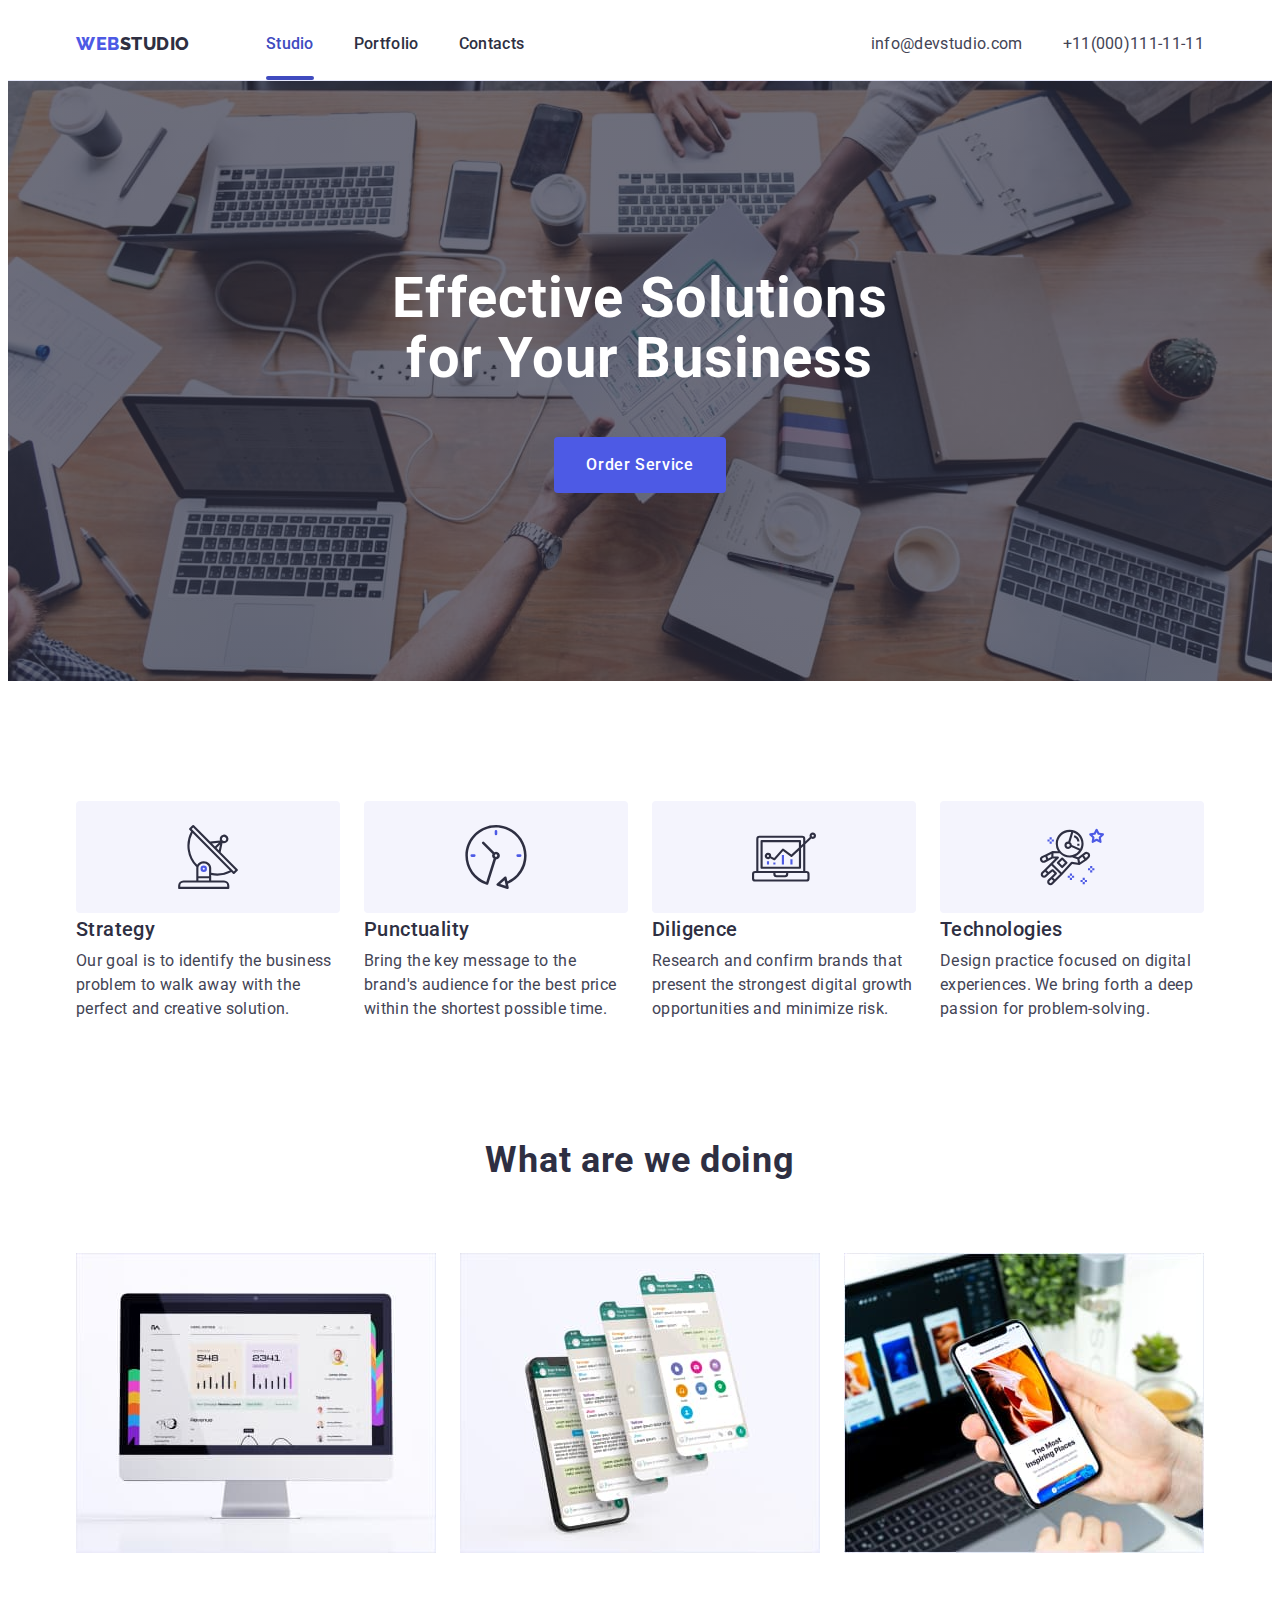
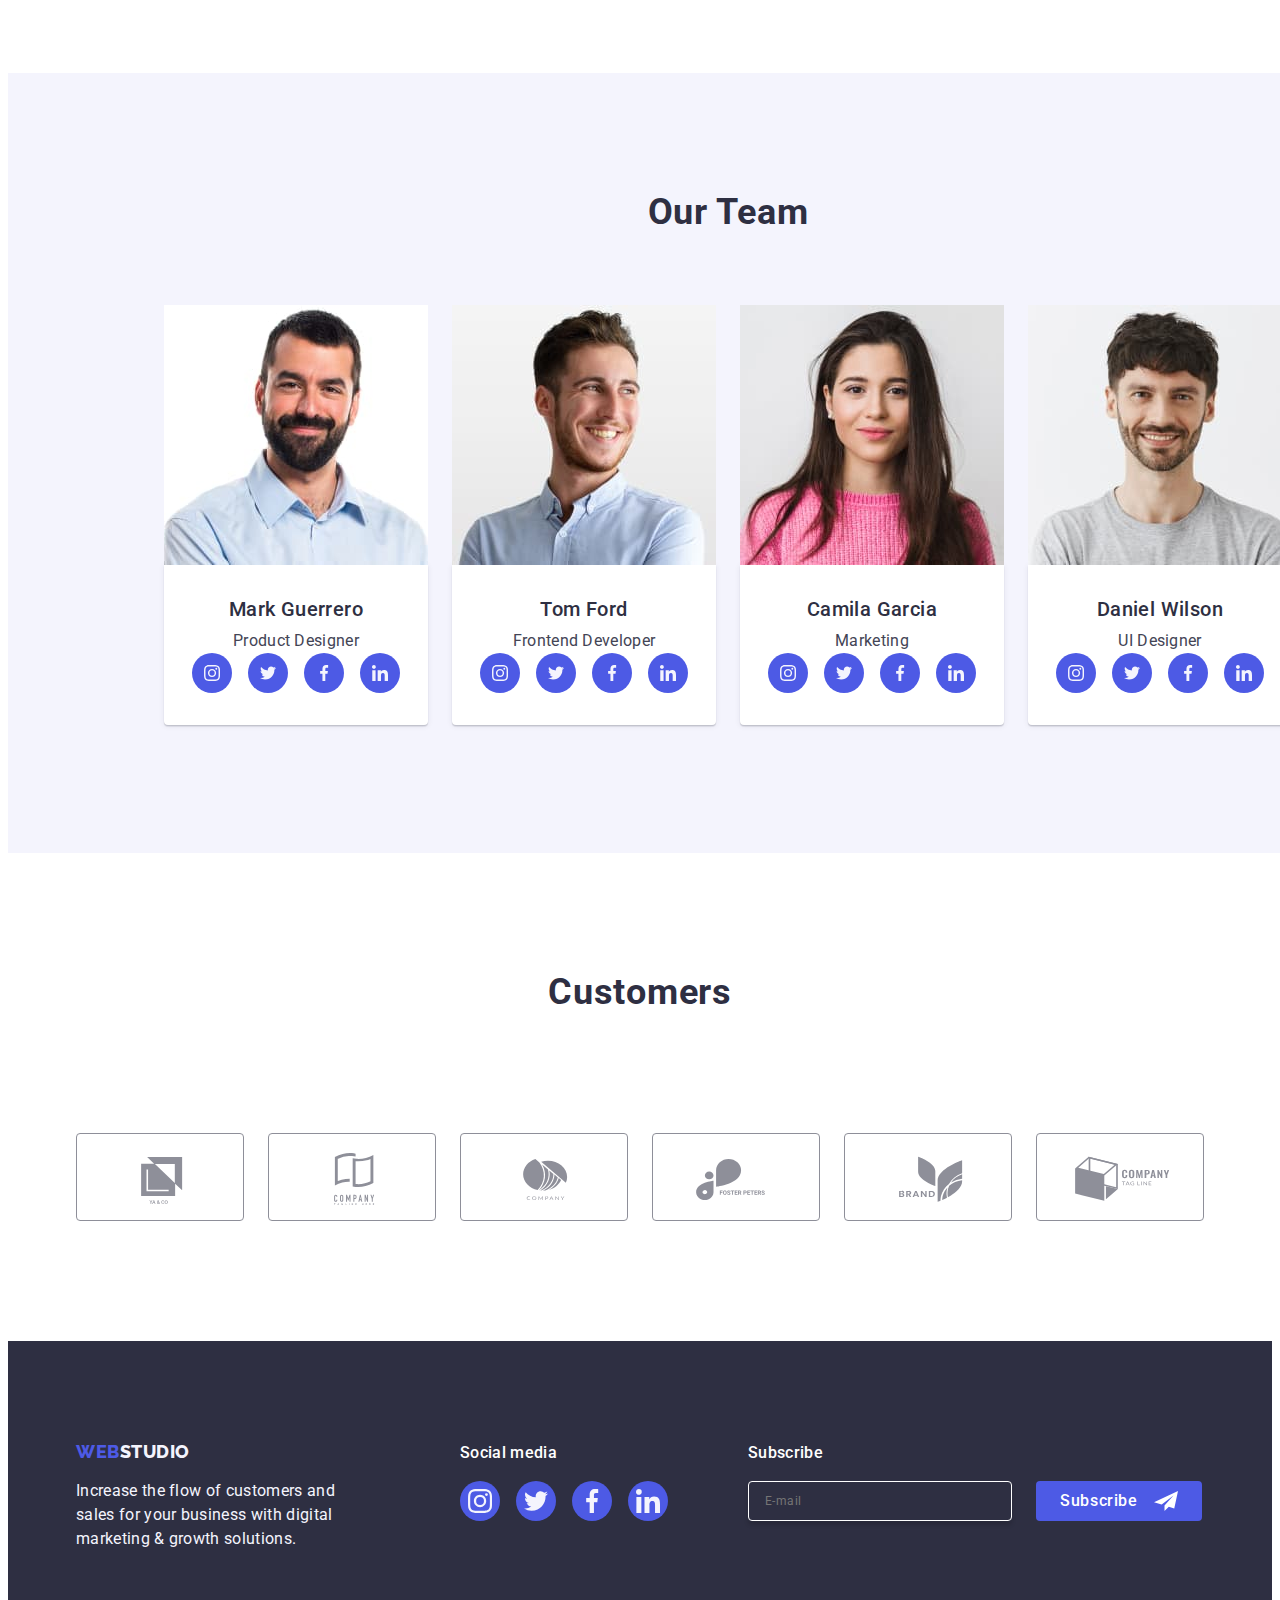
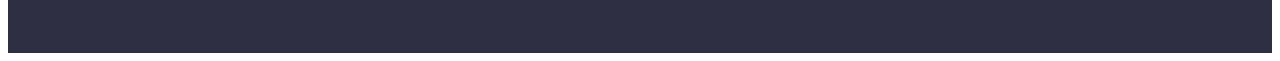
<file: index.html>
<!DOCTYPE html>
<html lang="en">
  <head>
    <meta charset="UTF-8" />
    <meta name="viewport" content="width=device-width, initial-scale=1.0" />
    <title>Main</title>
    <link rel="preconnect" href="https://fonts.googleapis.com" />
    <link rel="preconnect" href="https://fonts.gstatic.com" crossorigin />
    <link
      href="https://fonts.googleapis.com/css2?family=Abel&family=Montserrat:wght@400;700&family=Raleway:wght@800&family=Roboto:wght@400;500;700;900&display=swap"
      rel="stylesheet"
    />
    <link
      rel="stylesheet"
      href="https://cdnjs.cloudflare.com/ajax/libs/modern-normalize/2.0.0/modern-normalize.min.css"
      integrity="sha512-4xo8blKMVCiXpTaLzQSLSw3KFOVPWhm/TRtuPVc4WG6kUgjH6J03IBuG7JZPkcWMxJ5huwaBpOpnwYElP/m6wg=="
      crossorigin="anonymous"
      referrerpolicy="no-referrer"
    />
    <link rel="stylesheet" href="styles.css" />
  </head>
  <body>
    <header class="page-header">
      <div class="container header-wrapper">
          <nav>
            <a href="./index.html" class="logo-web"
              >Web<span class="logo-studio">Studio</span></a
            >
            <ul class="contact">
              <li>
                <a href="index.html" class="studio-portfolio-contacts current-page"
                  >Studio</a
                >
              </li>
              <li>
                <a href="./portfolio.html" class="studio-portfolio-contacts"
                  >Portfolio</a
                >
              </li>
              <li>
                <a href="#Contacts" class="studio-portfolio-contacts"
                  >Contacts</a
                >
              </li>
            </ul>
          </nav>
            <address class="main-address">
            <ul class="mail-nr">
              <li>
                <a href="mailto:info@devstudio.com" class="contacts"
                  >info@devstudio.com</a
                >
              </li>
              <li>
                <a href="tell:+11(000)111-11-11" class="contacts"
                  >+11(000)111-11-11</a
                >
              </li>
            </ul>
        </address>
      </div>
    </header>
    <main>
      <section class="main-heading">
        <div class="container">
        <h1 class="main-title">Effective Solutions for Your Business</h1>
        <button type="button" class="button-order-service" data-modal-open>
          Order Service
        </button>
      </div>
      </section>
      <section class="feature-sect">
      <div class="container">
        <ul class="features-list">
          <li class="feat-width">
            <svg class="feature-icon" width="64px"  height="64px">
              <use href="./images/icons.svg#icon-antenna-1"></use>
            </svg>
            <h3 class="skills">Strategy</h3>
            <p class="description-skills">
              Our goal is to identify the business<br />
              problem to walk away with the<br />
              perfect and creative solution.
            </p>
          </li>
          <li class="feat-width">
            <svg class="feature-icon" width="64px"  height="64px">
              <use href="./images/icons.svg#icon-clock-1"></use>
            </svg>
            <h3 class="skills">Punctuality</h3>
            <p class="description-skills">
              Bring the key message to the<br />
              brand's audience for the best price<br />
              within the shortest possible time.
            </p>
          </li>
          <li class="feat-width">
            <svg class="feature-icon" width="64px"  height="64px">
              <use href="./images/icons.svg#icon-diagram-1"></use>
            </svg>
            <h3 class="skills">Diligence</h3>
            <p class="description-skills">
              Research and confirm brands that<br />
              present the strongest digital growth<br />
              opportunities and minimize risk.
            </p>
          </li>
          <li class="feat-width">
            <svg class="feature-icon" width="64px"  height="64px">
              <use href="./images/icons.svg#icon-astronaut-1"></use>
            </svg>
            <h3 class="skills">Technologies</h3>
            <p class="description-skills">
              Design practice focused on digital<br />
              experiences. We bring forth a deep<br />
              passion for problem-solving.
            </p>
          </li>
        </ul>
      </section>
      <section class="what-we-do">
      <div class="container">
          <h2 class="second-header-one">What are we doing</h2>
          <ul class="pics">
            <li>
              <img
                src="images/photo3.jpg"
                alt="the macbook is showing some diagrams"
                width="360"
                height="300"
              />
            </li>
            <li>
              <img
                src="images/photo1.jpg"
                alt="the smartphone is showing new features in whatsapp"
                width="360"
                height="300"
              />
            </li>
            <li>
              <img
                src="images/photo2.jpg"
                alt="the man is holding smartphone and showing interesting things"
                width="360"
                height="300"
              />
            </li>
          </ul>
        </section>
      </div>
      <section class="our-team">
      <div class="container">
        <h2 class="second-header-two">Our Team</h2>
        <ul class="team-list">
          <li>
            <img
              src="images/photo3.1.jpg"
              alt="the man with a black bird who is smiling"
              width="264"
              height="260"
            />
            <div class="background-stuff">
              <h3 class="stuff">Mark Guerrero</h3>
              <p class="competence">Product Designer</p>
               <ul class="media-list">
                <li class="media-icon-round">
                  <a href="#">
              <svg width="16px" height="16px">
                <use href="./images/icons.svg#icon-instagram-2"></use>
              </svg></a>
            </li>
            <li class="media-icon-round">
              <a href="#">
              <svg  width="16px" height="16px">
                <use href="./images/icons.svg#icon-twitter-1"></use>
              </svg></a>
            </li>
              <li class="media-icon-round">
                <a href="#">
              <svg width="16px" height="16px">
                <use href="./images/icons.svg#icon-facebook-1"></use>
              </svg></a>
            </li>
              <li class="media-icon-round">
                <a href="#">
              <svg width="16px" height="16px">
                <use href="./images/icons.svg#icon-linkedin-1"></use>
              </svg></a>
            </li>
            </ul>
            </div>
          </li>
          <li>
            <img
              src="images/photo4.jpg"
              alt="the man who is smiling and looking to the side"
              width="264"
              height="260"
            />
            <div class="background-stuff">
              <h3 class="stuff">Tom Ford</h3>
              <p class="competence">Frontend Developer</p>
              <ul class="media-list">
                <li class="media-icon-round">
                  <a href="#">
              <svg width="16px" height="16px">
                <use href="./images/icons.svg#icon-instagram-2"></use>
              </svg></a>
            </li>
              <li class="media-icon-round">
                <a href="#">
              <svg width="16px" height="16px">
                <use href="./images/icons.svg#icon-twitter-1"></use>
              </svg></a>
            </li>
              <li class="media-icon-round">
                <a href="#">
              <svg width="16px" height="16px">
                <use href="./images/icons.svg#icon-facebook-1"></use>
              </svg></a>
              <li class="media-icon-round">
                <a href="#">
              <svg width="16px" height="16px">
                <use href="./images/icons.svg#icon-linkedin-1"></use>
              </svg></a>
            </li>
            </ul>
            </div>
          </li>
          <li>
            <img
              src="images/photo5.jpg"
              alt="the young women with brown hair"
              width="264"
              height="260"
            />
            <div class="background-stuff">
              <h3 class="stuff">Camila Garcia</h3>
              <p class="competence">Marketing</p>
              <ul class="media-list">
                <li class="media-icon-round">
                  <a href="#">
              <svg width="16px" height="16px">
                <use href="./images/icons.svg#icon-instagram-2"></use>
              </svg></a>
            </li>
              <li class="media-icon-round">
                <a href="#">
              <svg width="16px" height="16px">
                <use href="./images/icons.svg#icon-twitter-1"></use>
              </svg></a>
            </li>
              <li class="media-icon-round">
                <a href="#">
              <svg width="16px" height="16px">
                <use href="./images/icons.svg#icon-facebook-1"></use>
              </svg></a>
            </li>
              <li class="media-icon-round">
                <a href="#">
              <svg width="16px" height="16px">
                <use href="./images/icons.svg#icon-linkedin-1"></use>
              </svg></a>
            </li>
            </ul>
            </div>
          </li>
          <li>
            <img
              src="images/photo6.jpg"
              alt="the man with brown hair who is smiling"
              width="264"
              height="260"
            />
            <div class="background-stuff">
              <h3 class="stuff">Daniel Wilson</h3>
              <p class="competence">UI Designer</p>
              <ul class="media-list">
                <li class="media-icon-round">
                  <a href="#">
              <svg width="16px" height="16px">
                <use href="./images/icons.svg#icon-instagram-2"></use>
              </svg></a>
            </li>
              <li class="media-icon-round">
                <a href="#">
              <svg width="16px" height="16px">
                <use href="./images/icons.svg#icon-twitter-1"></use>
              </svg></a>
            </li>
              <li class="media-icon-round">
                <a href="#">
              <svg width="16px" height="16px">
                <use href="./images/icons.svg#icon-facebook-1"></use>
              </svg></a>
            </li>
              <li class="media-icon-round">
                <a href="#">
              <svg width="16px" height="16px">
                <use href="./images/icons.svg#icon-linkedin-1"></use>
              </svg></a>
            </ul>
            </div>
          </li>
        </ul>
      </div>
      </section>
      <section class="customers">
        <div class="container"></div>
        <h2 class="header-customers">Customers</h2>
        <ul class="custom-list">
          <li class="icon-border">
          <a class="customers-hov" href="#">
             <svg width="168px" height="88px">
            <use href="./images/icons.svg#icon-Client-1"></use>
            </svg>
          </a>
        </li>
        <li class="icon-border">
          <a class="customers-hov" href="#"> 
            <svg width="168px" height="88px">
            <use href="./images/icons.svg#icon-Client-2"></use>
            </svg>
          </a>
        </li>
          <li class="icon-border">
          <a class="customers-hov" href="#"> 
            <svg width="168px" height="88px">
            <use href="./images/icons.svg#icon-Client-3"></use>
            </svg>
          </a>
        </li>
          <li class="icon-border">
          <a class="customers-hov" href="#"> 
            <svg width="168px" height="88px">
            <use href="./images/icons.svg#icon-Client-4"></use>
            </svg>
          </a>
        </li>
          <li class="icon-border">
          <a  href="#"> 
            <svg class="customers-hov" width="168px" height="88px">
            <use href="./images/icons.svg#icon-Client-5"></use>
            </svg>
          </a>
        </li>
          <li class="icon-border">
          <a class="customers-hov" href="#"> 
            <svg width="168px" height="88px">
            <use href="./images/icons.svg#icon-Client-6"></use>
            </svg>
          </a>
        </li>
        </ul>
      </section>
    </main>
    <footer class="footer-background">
      <div class="container footer-add">
      <div><a class="logo-web-footer" href="./index.html"
        >Web<span class="logo-studio-footer">Studio</span></a
      >
      <p class="footer-description">
        Increase the flow of customers and sales for your business with
        digital marketing & growth solutions.
      </p>
    </div>
      <div class="footer-wrapper">
      <p class="footer-header-media">Social media</p>
      <ul class="media-list">
        <li class="media-footer-round">
          <a href="#">
      <svg class="social-media" width="24px" height="24px">
        <use href="./images/icons.svg#icon-instagram-2"></use>
      </svg></a>
    </li>
      <li class="media-footer-round">
        <a href="#">
      <svg class="social-media" width="24px" height="24px">
        <use href="./images/icons.svg#icon-twitter-1"></use>
      </svg></a>
    </li>
      <li class="media-footer-round">
        <a href="#">
      <svg class="social-media" width="24px" height="24px">
        <use href="./images/icons.svg#icon-facebook-1"></use>
      </svg></a>
      <li class="media-footer-round">
        <a href="#">
      <svg class="social-media" width="24px" height="24px">
        <use href="./images/icons.svg#icon-linkedin-1"></use>
      </svg></a>
    </li>
    </ul>
  </div>
  <div>
    <p class="subscribe">Subscribe</p>
    <form>
      <label>
        <input class="newsletter" type="email" name="email" placeholder="E-mail" required/>
      </label>
    
  </div>
  <button class="subscribes-button" type="submit">Subscribe
    <svg width="24px" height="24px">
      <use href="./images/modal.svg#icon-Frame">
      </use>
    </svg>
  </button>
</form>
  </div>
  </footer>
  
  <div class="modal is-hidden" data-modal>
   <div class="modal-body">
    <form>
      <fieldset class="modal-area">
        <p class="modal-description">Leave your contacts and we will call you back</p>
      <label class="form-label" for="username" >
        Name</label>
        <div class="input-wrapper">
          <span class="icon-modal">
            <svg width="18px" height="18px">
              <use href="./images/modal.svg#icon-person-black"></use>
            </svg>
          </span>
        <input type="text" name="username" required/>
      </div>
        <label class="form-label" for="phone">
          Phone</label>
          <div class="input-wrapper">
            <span class="icon-modal">
              <svg width="18px" height="24px">
                <use  href="./images/modal.svg#icon-phone-black"></use>
              </svg>
            </span>
          <input type="number" name="phone" required/>
        </div>
        <label class="form-label" for="email">
          Email</label>
          <div class="input-wrapper">
            <span class="icon-modal">
              <svg width="18px" height="24px">
                <use  href="./images/modal.svg#icon-email-black"></use>
              </svg>
              </span>
          <input type="email" name="email" required>
      </div>
        <label class="form-label">
          Comment
          <textarea class="comment-text" name="Comment" placeholder="Text input"></textarea>
        </label>
      </fieldset>

      <div class="check-privacy">
        <input class="modal-check visually-hidden" name="tc" type="checkbox" id="user-privacy" width="16px" height="16px" required/>
        
        <label for="user-privacy" class="modal-check-text">
          <span class="modal-check-icon">
          <svg class="check-icon" width="16px" height="16px">
            <use href="./images/vector.svg#icon-Vector"></use>
          </svg>
        </span>
       
      </label>
      <span class="privacy">I accept the terms and conditions of the <a href="#">Privacy Policy</a></span>
        </div>

        <button class="button-send" type="submit">Send</button>
      </form>
    <button class="modal-close" data-modal-close>
      <svg width="8px" height="8px">
        <use href="./images/close-button.svg#icon-close-button"></use>
      </svg>
    </button>
   </div>
  </div>

  <script src="./js/modal.js"></script>
  </body>
</html>
</file>
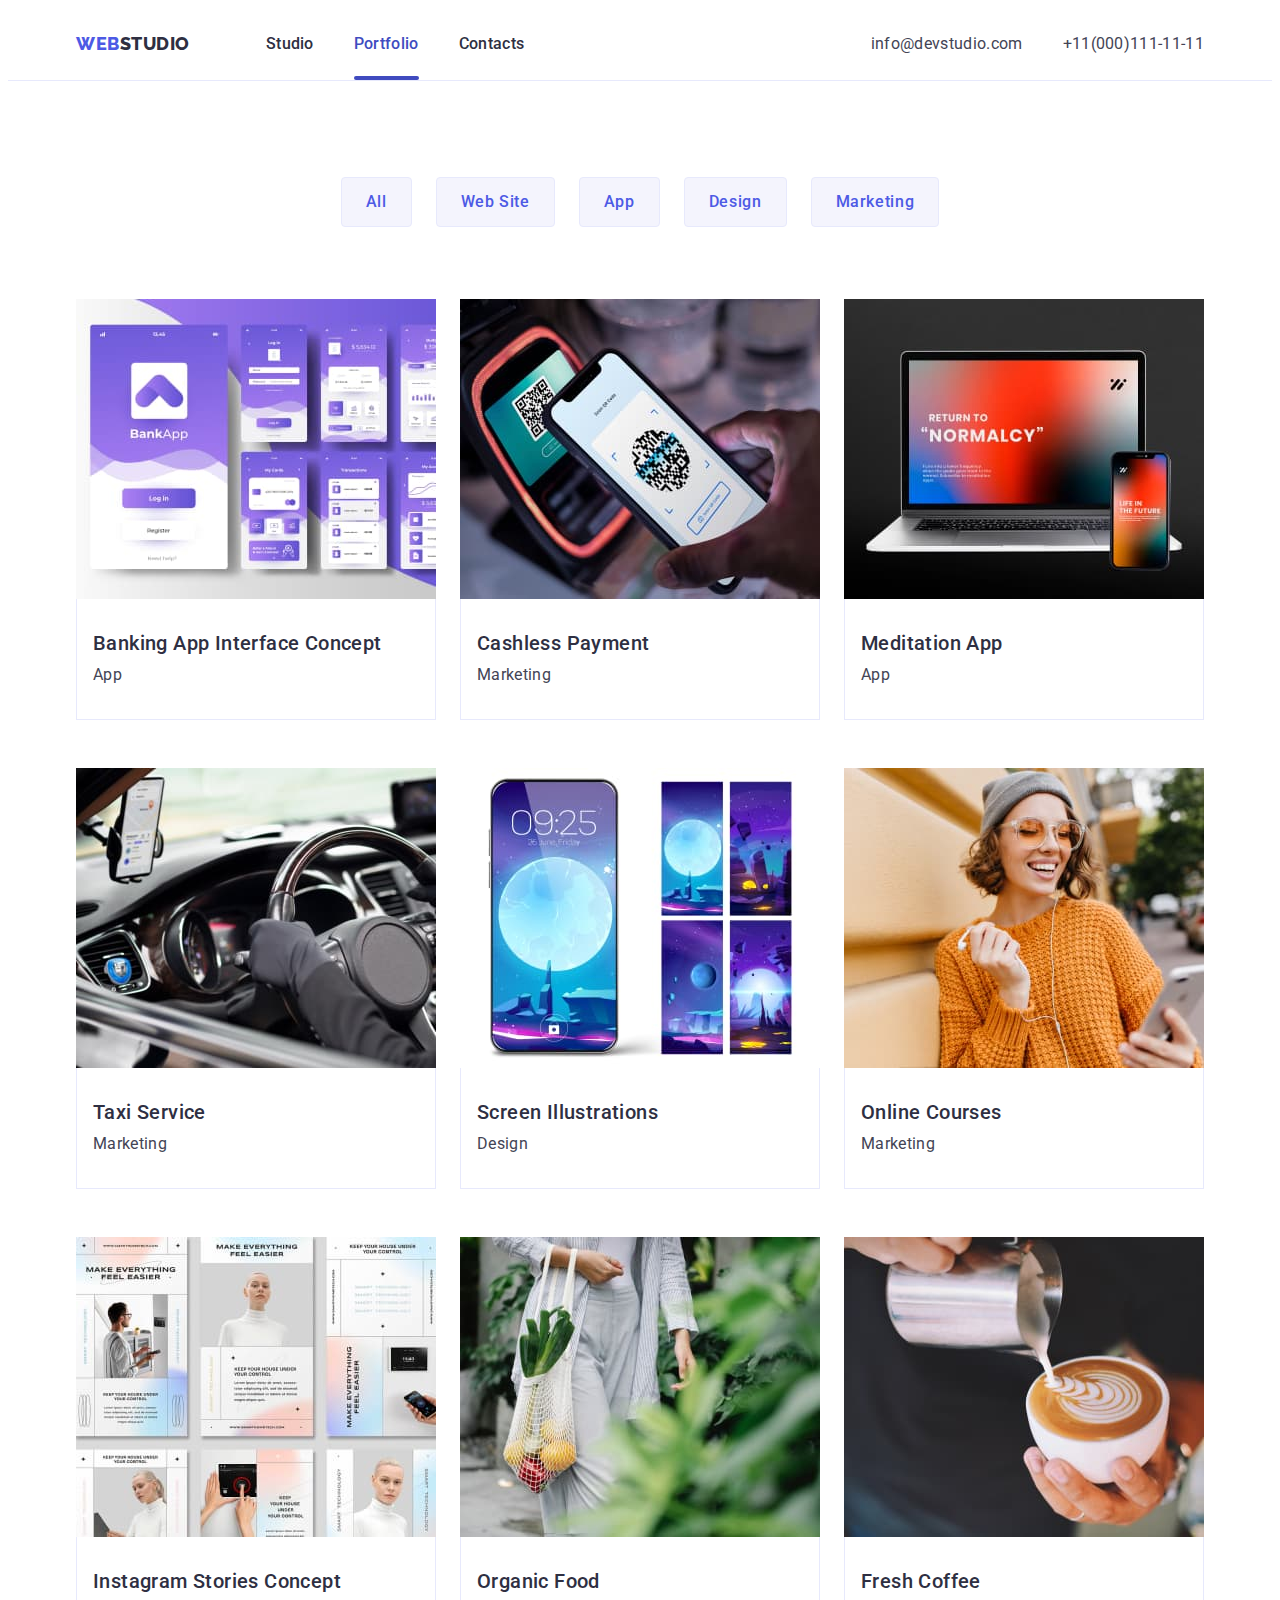
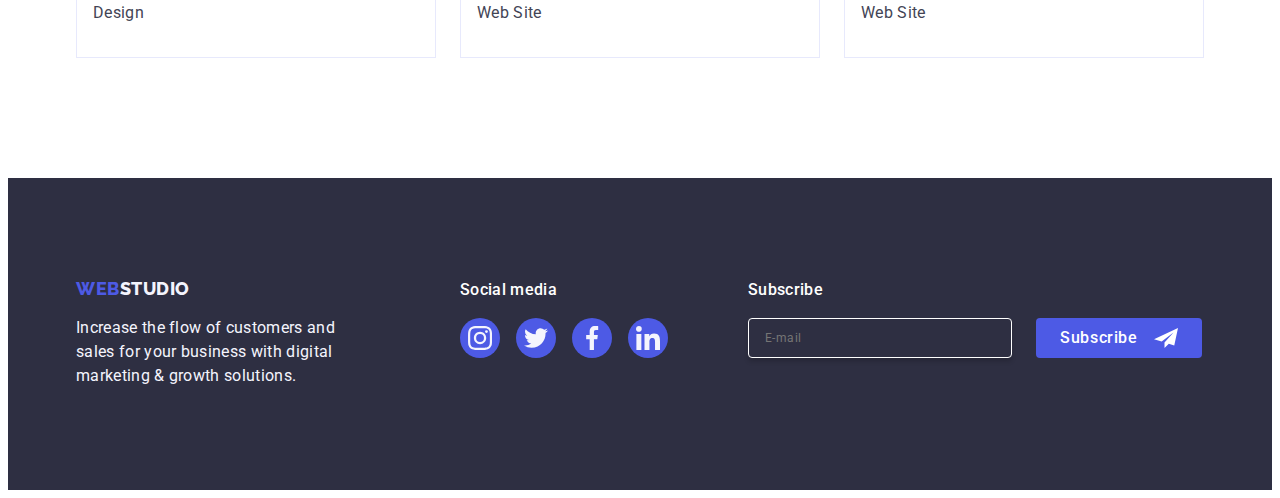
<file: portfolio.html>
<!DOCTYPE html>
<html lang="en">
  <head>
    <meta charset="UTF-8" />
    <meta name="viewport" content="width=device-width, initial-scale=1.0" />
    <title>Portfolio</title>
    <link rel="preconnect" href="https://fonts.googleapis.com" />
    <link rel="preconnect" href="https://fonts.gstatic.com" crossorigin />
    <link
      href="https://fonts.googleapis.com/css2?family=Abel&family=Montserrat:wght@400;700&family=Raleway:wght@700;800&family=Roboto:wght@400;500;700;900&display=swap"
      rel="stylesheet"
    />
    <link
      rel="stylesheet"
      href="https://cdnjs.cloudflare.com/ajax/libs/modern-normalize/2.0.0/modern-normalize.min.css"
      integrity="sha512-4xo8blKMVCiXpTaLzQSLSw3KFOVPWhm/TRtuPVc4WG6kUgjH6J03IBuG7JZPkcWMxJ5huwaBpOpnwYElP/m6wg=="
      crossorigin="anonymous"
      referrerpolicy="no-referrer"
    />
    <link rel="stylesheet" href="styles.css" />
  </head>
  <body>
    <header class="page-header">
      <div class="container header-wrapper">
        <nav>
          <a href="./index.html" class="logo-web"
            >Web<span class="logo-studio">Studio</span></a
          >
          <ul class="contact">
            <li>
              <a href="index.html" class="studio-portfolio-contacts">Studio</a>
            </li>
            <li>
              <a href="./portfolio.html" class="studio-portfolio-contacts current-page"
                >Portfolio</a
              >
            </li>
            <li>
              <a href="#Contacts" class="studio-portfolio-contacts">Contacts</a>
            </li>
          </ul>
        </nav>
        <address class="main-address">
          <ul class="mail-nr">
            <li>
              <a href="mailto:info@devstudio.com" class="contacts"
                >info@devstudio.com</a
              >
            </li>
            <li>
              <a href="tell:+11(000)111-11-11" class="contacts"
                >+11(000)111-11-11</a
              >
            </li>
          </ul>
        </address>
      </div>
    </header>
    <main>
      <h1 class="visually-hidden">Portfolio</h1>
      <h2 class="visually-hidden">Con</h2>
      <section class="nishes">
        <div class="container">
          <ul class="serv-list">
            <li><button class="service-buttons" type="button">All</button></li>
            <li><button class="service-buttons" type="button">Web Site</button></li>
            <li><button class="service-buttons" type="button">App</button></li>
            <li><button class="service-buttons" type="button">Design</button></li>
            <li><button class="service-buttons" type="button">Marketing</button></li>
          </ul>
          <ul class="apps">
            <li>
              <a href="#">
                <div class="card-image-wrapper">
              <img
                src="images/photo(44).jpg"
                alt="Bank application's purple and white design"
                width="360"
                height="300"
              />
              <div class="card-image-description"><p>14 Stylish and User-Friendly App Design Concepts · 
                Task Manager App · Calorie Tracker App · Exotic Fruit Ecommerce 
                App · Cloud Storage App</p>
              </div></div>
              <div class="border-img">
                <h3 class="third-header">Banking App Interface Concept</h3>
                <p class="description">App</p>
              </div>
            </a>
            </li>
            <li>
              <a href="#">
                <div class="card-image-wrapper">
              <img
                src="images/photo(55).jpg"
                alt="The man is scanning QR code"
                width="360"
                height="300"
              />
              <div class="card-image-description"><p>14 Stylish and User-Friendly App Design Concepts · 
                Task Manager App · Calorie Tracker App · Exotic Fruit Ecommerce 
                App · Cloud Storage App</p>
              </div></div>
              <div class="border-img">
                <h3 class="third-header">Cashless Payment</h3>
                <p class="description">Marketing</p>
              </div>
            </a>
            </li>
            <li>
              <a href="#">
                <div class="card-image-wrapper">
              <img
                src="images/photo(66).jpg"
                alt="The laptop and smartphone on the black background"
                width="360"
                height="300"
              />
              <div class="card-image-description"><p>14 Stylish and User-Friendly App Design Concepts · 
                Task Manager App · Calorie Tracker App · Exotic Fruit Ecommerce 
                App · Cloud Storage App</p>
              </div></div>
              <div class="border-img">
                <h3 class="third-header">Meditation App</h3>
                <p class="description">App</p>
              </div>
            </a>
            </li>
            <li>
              <a href="#">
                <div class="card-image-wrapper">
              <img
                src="images/photo(77).jpg"
                alt="The man is holding steering wheel in black gloves"
                width="360"
                height="300"
              />
              <div class="card-image-description"><p>14 Stylish and User-Friendly App Design Concepts · 
                Task Manager App · Calorie Tracker App · Exotic Fruit Ecommerce 
                App · Cloud Storage App</p>
              </div></div>
              <div class="border-img">
                <h3 class="third-header">Taxi Service</h3>
                <p class="description">Marketing</p>
              </div>
            </a>
            </li>
            <li>
              <a href="#">
                <div class="card-image-wrapper">
              <img
                src="images/photo(88).jpg"
                alt="The smartphone with different designs of the main screen"
                width="360"
                height="300"
              />
              <div class="card-image-description"><p>14 Stylish and User-Friendly App Design Concepts · 
                Task Manager App · Calorie Tracker App · Exotic Fruit Ecommerce 
                App · Cloud Storage App</p>
              </div></div>
              <div class="border-img">
                <h3 class="third-header">Screen Illustrations</h3>
                <p class="description">Design</p>
              </div>
            </a>
            </li>
            <li>
              <a href="#">
                <div class="card-image-wrapper">
              <img
                src="images/photo(99).jpg"
                alt="The woman in orange blouse is looking at the smartphone and smiling"
                width="360"
                height="300"
              />
              <div class="card-image-description"><p>14 Stylish and User-Friendly App Design Concepts · 
                Task Manager App · Calorie Tracker App · Exotic Fruit Ecommerce 
                App · Cloud Storage App</p>
              </div></div>
              <div class="border-img">
                <h3 class="third-header">Online Courses</h3>
                <p class="description">Marketing</p>
              </div>
            </a>
            </li>
            <li>
              <a href="#">
                <div class="card-image-wrapper">
              <img
                src="images/photo(10).jpg"
                alt="Different designs of the application"
                width="360"
                height="300"
              />
              <div class="card-image-description"><p>14 Stylish and User-Friendly App Design Concepts · 
                Task Manager App · Calorie Tracker App · Exotic Fruit Ecommerce 
                App · Cloud Storage App</p>
              </div></div>
              <div class="border-img">
                <h3 class="third-header">Instagram Stories Concept</h3>
                <p class="description">Design</p>
              </div>
            </a>
            </li>
            <li>
              <a href="#">
                <div class="card-image-wrapper">
              <img
                src="images/photo(11).jpg"
                alt="The woman is holding vegetables in her bag"
                width="360"
                height="300"
              />
              <div class="card-image-description"><p>14 Stylish and User-Friendly App Design Concepts · 
                Task Manager App · Calorie Tracker App · Exotic Fruit Ecommerce 
                App · Cloud Storage App</p>
              </div></div>
              <div class="border-img">
                <h3 class="third-header">Organic Food</h3>
                <p class="description">Web Site</p>
              </div>
            </a>
            </li>
            <li>
              <a href="#">
                <div class="card-image-wrapper">
              <img
                src="images/photo(12).jpg"
                alt="The man is making latte art in the cup"
                width="360"
                height="300"
              />
              <div class="card-image-description"><p>14 Stylish and User-Friendly App Design Concepts · 
                Task Manager App · Calorie Tracker App · Exotic Fruit Ecommerce 
                App · Cloud Storage App</p>
              </div></div>
              <div class="border-img">
                <h3 class="third-header">Fresh Coffee</h3>
                <p class="description">Web Site</p>
              </div>
            </a>
             
            </li>
          </ul>
        </div>
      </section>
    </main>
    <footer class="footer-background">
      <div class="container footer-add">
      <div><a class="logo-web-footer" href="./index.html"
        >Web<span class="logo-studio-footer">Studio</span></a
      >
      <p class="footer-description">
        Increase the flow of customers and sales for your business with
        digital marketing & growth solutions.
      </p>
    </div>
      <div class="footer-wrapper">
      <p class="footer-header-media">Social media</p>
      <ul class="media-list">
        <li class="media-footer-round">
          <a href="#">
      <svg class="social-media" width="24px" height="24px">
        <use href="./images/icons.svg#icon-instagram-2"></use>
      </svg></a>
    </li>
      <li class="media-footer-round">
        <a href="#">
      <svg class="social-media" width="24px" height="24px">
        <use href="./images/icons.svg#icon-twitter-1"></use>
      </svg></a>
    </li>
      <li class="media-footer-round">
        <a href="#">
      <svg class="social-media" width="24px" height="24px">
        <use href="./images/icons.svg#icon-facebook-1"></use>
      </svg></a>
      <li class="media-footer-round">
        <a href="#">
      <svg class="social-media" width="24px" height="24px">
        <use href="./images/icons.svg#icon-linkedin-1"></use>
      </svg></a>
    </li>
    </ul>
  </div>
  <div>
    <p class="subscribe">Subscribe</p>
    <form>
      <label>
        <input class="newsletter" type="email" name="email" placeholder="E-mail"/>
      </label>
    </form>
  </div>
  <button class="subscribes-button">Subscribe
    <svg width="24px" height="24px">
      <use href="./images/modal.svg#icon-Frame">
      </use>
    </svg>
  </button>
  </div>
  </div>
</div>
  </footer>
  </body>
</html>
</file>
<file: styles.css>
*,
*::before,
*::after {
  box-sizing: border-box;
}
html {
  overflow: auto;
  box-sizing: border-box;
}
body {
  color: #2e2f42;
  font-family: "Roboto", sans-serif;
}
:root {
  --brand-color: #434455;
}
.container {
  width: 1158px;
  margin: 0 auto;
  padding: 0 15px;
}
.section {
  padding-top: 120px;
  padding-bottom: 120px;
}
h1,
h2,
h3,
h4,
h5,
h6,
p {
  margin: 0;
}
img {
  display: block;
  max-width: 100%;
  height: auto;
}
button {
  cursor: pointer;
  border: none;
  border-radius: 4px;
}
a {
  text-decoration: none;
}
ul,
ol {
  list-style: none;
  margin: 0;
  padding-left: 0;
}
.visually-hidden {
  position: absolute;
  width: 1px;
  height: 1px;
  margin: -1px;
  border: 0;
  padding: 0;

  white-space: nowrap;
  clip-path: inset(100%);
  clip: rect(0 0 0 0);
}
.header-wrapper {
  display: flex;
  align-items: center;
}
.page-header {
  border-bottom: 1px solid var(--cornflower, #e7e9fc);
}
.header-wrapper > nav {
  display: flex;
  gap: 76px;
}
.main-address {
  margin-left: auto;
}
.contact {
  display: flex;
  gap: 40px;
  margin: 0;
  padding: 0;
}
.mail-nr {
  display: flex;
  gap: 40px;
  margin: 0;
  padding: 0;
}
nav {
  align-items: center;
  margin-right: 0px;
}
.logo-web {
  color: #4d5ae5;
  font-family: "Raleway", sans-serif;
  font-size: 18px;
  font-style: normal;
  font-weight: 800;
  line-height: 1.17;
  text-transform: uppercase;
  letter-spacing: 0.54px;
}
.logo-web:focus {
  background-color: inherit;
  border-style: none;
}
.logo-studio {
  color: #2e2f42;
  margin: auto;
  display: inline;
  padding-right: 0;
}
.logo-studio-footer {
  color: #f4f4fd;
}
.logo-web-footer {
  color: #4d5ae5;
  font-family: "Raleway", sans-serif;
  font-size: 18px;
  font-style: normal;
  font-weight: 800;
  line-height: 1.17;
  text-transform: uppercase;
  letter-spacing: 0.54px;
  display: inline-flex;
  margin: 0;
  margin-bottom: 17px;
}

.studio-portfolio-contacts {
  font-size: 16px;
  font-style: normal;
  font-weight: 500;
  line-height: 1.5;
  color: #2e2f42;
  letter-spacing: 0.32px;
  padding: 24px 0;
  display: block;
}
.studio-portfolio-contacts:hover,
.studio-portfolio-contacts:focus {
  color: #404bbf;
  background-color: inherit;
  border-style: none;
  transition-duration: 250ms;
  transition-timing-function: cubic-bezier(0.4, 0, 0.2, 1);
}
.current-page {
  position: relative;
  color: #404bbf;
}
.current-page::after {
  position: absolute;
  content: "";
  width: 100%;
  height: 4px;
  left: 0;
  bottom: 0;
  border-radius: 2px;
  background: var(--ocean, #404bbf);
  gap: 20px;
}
.contacts {
  color: var(--brand-color);
  font-size: 16px;
  font-style: normal;
  font-weight: 400;
  line-height: 1.5;
  letter-spacing: 0.32px;
}
.contacts:hover,
.contacts:focus {
  color: #404bbf;
  background-color: inherit;
  border-style: none;
  transition-duration: 250ms;
  transition-timing-function: cubic-bezier(0.4, 0, 0.2, 1);
}
.main-heading {
  background-image: linear-gradient(to bottom, #2e2f42b2, #2e2f42b2),
    url("images/people.jpg");
  background-repeat: no-repeat;
  background-position: center;
  padding: 188px 0;
  text-align: center;
  max-width: 1440px;
  height: 600px;
  margin: 0 auto;
}
.main-title {
  color: #ffffff;
  font-size: 56px;
  font-style: normal;
  font-weight: 700;
  line-height: 1.07;
  letter-spacing: 1.12px;
  max-width: 496px;
  margin: 0 auto;
  margin-bottom: 48px;
}
.button-order-service {
  color: #ffffff;
  background-color: #4d5ae5;
  font-size: 16px;
  font-style: normal;
  font-weight: 500;
  line-height: 1.5;
  letter-spacing: 0.64px;
  font-family: inherit;
  display: inline-flex;
  padding: 16px 32px;
  gap: 10px;
}
.button-order-service:hover,
.button-order-service:focus {
  background-color: #404bbf;
  transition-duration: 250ms;
  transition-timing-function: cubic-bezier(0.4, 0, 0.2, 1);
}
.feature-sect {
  padding: 120px 0;
}
.features-list {
  display: flex;
  gap: 24px;
  margin-right: 0;
}
.feat-width {
  width: 264px;
}
.feature-icon {
  box-sizing: content-box;
  background-color: #f4f4fd;
  width: 100%;
  border-radius: 4px;
  padding-top: 24px;
  padding-bottom: 24px;
}
.what-we-do {
  padding-bottom: 120px;
}
.second-header-one {
  font-size: 36px;
  font-style: normal;
  font-weight: 700;
  line-height: 1.11;
  letter-spacing: 0.72px;
  color: #2e2f42;
  text-align: center;
  margin-bottom: 72px;
}
.pics {
  display: flex;
  gap: 24px;
}
.team-list {
  display: flex;
  gap: 24px;
}
.second-header-two {
  font-size: 36px;
  font-style: normal;
  font-weight: 700;
  line-height: 1.11;
  letter-spacing: 0.72px;
  color: #2e2f42;
  text-align: center;
  margin-bottom: 72px;
}
.our-team {
  background: var(--cloud, #f4f4fd);
  padding: 120px 0;
  margin: 0 auto;
  width: 1440px;
  height: 780px;
}
.third-header {
  font-size: 20px;
  font-style: normal;
  font-weight: 500;
  line-height: 1.2;
  letter-spacing: 0.4px;
  color: #2e2f42;
}
.skills {
  font-size: 20px;
  font-style: normal;
  font-weight: 500;
  line-height: 1.2;
  letter-spacing: 0.4px;
  color: #2e2f42;
  margin-bottom: 8px;
}
.description-skills {
  color: var(--brand-color);
  font-size: 16px;
  font-style: normal;
  font-weight: 400;
  line-height: 1.5;
  letter-spacing: 0.32px;
}
.stuff {
  font-size: 20px;
  font-style: normal;
  font-weight: 500;
  line-height: 1.2;
  letter-spacing: 0.4px;
  color: #2e2f42;
  text-align: center;
  margin-top: 0px;
}
.competence {
  color: var(--brand-color);
  font-size: 16px;
  font-style: normal;
  font-weight: 400;
  line-height: 1.5;
  letter-spacing: 0.32px;
  text-align: center;
  margin-top: 8px;
}
.background-stuff {
  padding: 32px 0;
  border-radius: 0px 0px 4px 4px;
  background: var(--white, #fff);
  box-shadow: 0px 2px 1px 0px rgba(46, 47, 66, 0.08),
    0px 1px 1px 0px rgba(46, 47, 66, 0.16),
    0px 1px 6px 0px rgba(46, 47, 66, 0.08);
}
.background-stuff:hover,
.background-stuff:focus {
  box-shadow: 0px 2px 1px 0px rgba(46, 47, 66, 0.08),
    0px 1px 1px 0px rgba(46, 47, 66, 0.16),
    0px 1px 6px 0px rgba(46, 47, 66, 0.08);
  transition-duration: 250ms;
  transition-timing-function: cubic-bezier(0.4, 0, 0.2, 1);
}
.background-stuff > img {
  margin-bottom: 0px;
  padding-bottom: 120 0;
}
.nishes {
  padding-top: 96px;
  padding-bottom: 120px;
}
.apps {
  display: flex;
  gap: 48px 24px;
  flex-wrap: wrap;
}

.card-image-wrapper {
  position: relative;
  overflow: hidden;
}
.card-image-wrapper > img {
  display: block;
  max-width: 100%;
  height: 100%;
}

.card-image-description {
  width: 360px;
  height: 300px;
  position: absolute;
  inset: 0;
  background-color: var(--iris, #4d5ae5);
  translate: 0 100% 0;
  transition: translate 250ms;
  color: var(--cloud, #f4f4fd);
  font-family: "Roboto", sans-serif;
  font-size: 16px;
  font-style: normal;
  font-weight: 400;
  line-height: 24px;
  letter-spacing: 0.32px;
  padding-top: 40px;
  padding-left: 32px;
}
.apps a:hover .card-image-description {
  translate: 0;
  transition-duration: 250ms;
  transition-timing-function: cubic-bezier(0.4, 0, 0.2, 1);
}
.description {
  color: var(--brand-color);
  font-size: 16px;
  font-style: normal;
  font-weight: 400;
  line-height: 1.5;
  letter-spacing: 0.32px;
  margin-top: 8px;
}
.footer-background {
  background: #2e2f42;
  padding: 100px 0;
  max-width: 1440px;
  margin: 0 auto;
  height: 312px;
}
.footer-description {
  color: #f4f4fd;
  font-size: 16px;
  font-style: normal;
  font-weight: 400;
  line-height: 1.5;
  letter-spacing: 0.32px;
  max-width: 264px;
}
.service-buttons {
  color: #4d5ae5;
  font-size: 16px;
  font-style: normal;
  font-weight: 500;
  line-height: 1.5;
  letter-spacing: 0.64px;
  background-color: #f4f4fd;
  font-family: "Roboto", sans-serif;
  padding: 12px 24px;
  border: 1px solid var(--cornflower, #e7e9fc);
}
.service-buttons:hover,
.service-buttons:focus {
  background-color: #404bbf;
  color: white;
  box-shadow: 0px 2px 2px 0px rgba(0, 0, 0, 0.12),
    0px 1px 2px 0px rgba(0, 0, 0, 0.08), 0px 3px 1px 0px rgba(0, 0, 0, 0.1);
  transition-duration: 250ms;
  transition-timing-function: cubic-bezier(0.4, 0, 0.2, 1);
}
.serv-list {
  display: flex;
  gap: 24px;
  justify-content: center;
  margin-bottom: 72px;
}
a {
  text-decoration: none;
}
li {
  list-style: none;
}
.border-img {
  border-bottom: 1px solid var(--cornflower, #e7e9fc);
  border-left: 1px solid var(--cornflower, #e7e9fc);
  border-right: 1px solid var(--cornflower, #e7e9fc);
  padding: 32px 16px;
}
.apps > li:hover,
.apps > li:focus {
  box-shadow: 0px 2px 1px 0px rgba(46, 47, 66, 0.08),
    0px 1px 1px 0px rgba(46, 47, 66, 0.16),
    0px 1px 6px 0px rgba(46, 47, 66, 0.08);
  transition-duration: 250ms;
  transition-timing-function: cubic-bezier(0.4, 0, 0.2, 1);
}
.media-list {
  display: flex;
  align-items: center;
  justify-content: center;
  gap: 16px;
}
.media-icon-round {
  width: 40px;
  height: 40px;
  border-radius: 50%;
  padding: 12px;
  background-color: var(--primary-brand, #4d5ae5);
  cursor: pointer;
}
.media-icon-round:hover,
.media-icon-round:focus {
  background-color: var(--success, #404bbf);
  transition-duration: 250ms;
  transition-timing-function: cubic-bezier(0.4, 0, 0.2, 1);
}
.media-footer-round {
  width: 40px;
  height: 40px;
  border-radius: 50%;
  padding: 12px;
  background-color: var(--primary-brand, #4d5ae5);
  display: flex;
  justify-content: center;
  align-items: center;
}
.media-footer-round:hover,
.media-footer-round:focus {
  background-color: var(--success, #31d0aa);
  transition-duration: 250ms;
  transition-timing-function: cubic-bezier(0.4, 0, 0.2, 1);
}
.customers {
  padding-bottom: 120px;
}
.customers-hov {
  fill: var(--subtle-text, #8e8f99);
}
.customers-hov:hover,
.customers-hov:focus {
  fill: var(--pressed-state, #404bbf);
  transition-duration: 250ms;
  transition-timing-function: cubic-bezier(0.4, 0, 0.2, 1);
}
.header-customers {
  font-size: 36px;
  font-style: normal;
  font-weight: 700;
  line-height: 1.11;
  letter-spacing: 0.72px;
  color: #2e2f42;
  text-align: center;
  margin-bottom: 72px;
  padding: 120px 0;
  margin: 0;
}
.icon-border {
  fill: var(--subtle-text, #8e8f99);
  width: 168px;
  height: 88px;
  border-radius: 4px;
  border: 1px solid var(--subtle-text, #8e8f99);
}
.icon-border:hover,
.icon-border:focus {
  fill: var(--pressed-state, #404bbf);
  border: 1px solid var(--pressed-state, #404bbf);
  transition-duration: 250ms;
  transition-timing-function: cubic-bezier(0.4, 0, 0.2, 1);
}
.custom-list {
  display: flex;
  justify-content: center;
  gap: 24px;
  padding-top: 0px;
}
.custom-list:hover .custom-list:focus {
  fill: var(--pressed-state, #404bbf);
  border: 1px solid var(--pressed-state, #404bbf);
  transition-duration: 250ms;
  transition-timing-function: cubic-bezier(0.4, 0, 0.2, 1);
}
.footer-header-media {
  color: var(--white-background, #fff);
  font-family: "Roboto";
  font-size: 16px;
  font-weight: 500;
  line-height: 150%;
  letter-spacing: 0.32px;
  margin: 0px;
  margin-bottom: 16px;
}
.footer-wrapper {
  display: block;
  margin-left: 120px;
}
.footer-add {
  display: flex;
}
.social-media {
  margin-top: 4px;
}
.modal {
  position: fixed;
  top: 0;
  left: 0;
  width: 100%;
  height: 100%;
  z-index: 2;
  background-color: rgba(0, 0, 0, 0.2);
  transition: opacity 400ms;
}
.modal-body {
  position: absolute;
  top: 50%;
  left: 50%;
  transform: translate(-50%, -50%);
  width: 408px;
  height: 584px;
  background-color: var(--dairy, #fcfcfc);
  box-shadow: 0px 1px 3px rgba(0, 0, 0, 0.12), 0px 1px 1px rgba(0, 0, 0, 0.14),
    0px 2px 1px rgba(0, 0, 0, 0.2);
  border-radius: 4px;
}
.modal-close {
  position: absolute;
  top: 24px;
  right: 24px;
  width: 24px;
  height: 24px;
  background-color: #e7e9fc;
  border: 1px solid rgba(0, 0, 0, 0.1);
  border-radius: 50%;
}
.is-hidden {
  opacity: 0;
  pointer-events: none;
  transition: opacity 300ms;
}
.modal-description {
  width: 360px;
  color: #2e2f42;
  text-align: center;
  font-family: "Roboto";
  font-size: 16px;
  font-style: normal;
  font-weight: 500;
  line-height: 24px;
  letter-spacing: 0.32px;
  margin-top: 72px;
  margin-left: 24px;
  margin-bottom: 8px;
}
.form {
  display: flex;
  flex-direction: column;
  gap: 12px;
}
.button-send {
  color: #ffffff;
  background-color: #4d5ae5;
  font-size: 16px;
  font-style: normal;
  font-weight: 500;
  line-height: 1.5;
  letter-spacing: 0.64px;
  font-family: inherit;
  display: flex;
  padding: 16px 32px;
  gap: 10px;
  justify-content: center;
  align-items: center;
  text-align: center;
  margin: 0 auto;
  margin-top: 24px;
}
.button-submit:hover,
.button-submit:focus {
  background-color: #404bbf;
  transition-duration: 250ms;
  transition-timing-function: cubic-bezier(0.4, 0, 0.2, 1);
}
.modal-area {
  display: flex;
  flex-direction: column;
  gap: 8px;
  padding: 0;
  margin: 0;
  border: none;
}
.form-label {
  color: var(--lightslate, #8e8f99);
  font-family: Roboto;
  font-size: 12px;
  font-style: normal;
  font-weight: 400;
  line-height: 14px;
  letter-spacing: 0.48px;
  margin-left: 24px;
  margin-bottom: -4px;
}
.input-wrapper input:not([type="checkbox"]) {
  border: none;
}
.input-wrapper input:not([type="checkbox"]):focus {
  outline: none;
  transition-duration: 250ms;
  transition-timing-function: cubic-bezier(0.4, 0, 0.2, 1);
}
.input-wrapper {
  display: flex;
  border-radius: 4px;
  border: 1px solid var(--navyblue-modal, rgba(46, 47, 66, 0.4));
  background-color: inherit;
  padding: 8px;
  width: 360px;
  height: 40px;
  margin-left: 24px;
}
.input-wrapper > input {
  flex-grow: 1;
}
.input-wrapper:focus-within {
  border-color: #4d5ae5;
  transition-duration: 250ms;
  transition-timing-function: cubic-bezier(0.4, 0, 0.2, 1);
}

.input-wrapper:focus-within .icon-modal {
  fill: var(--pressed-state, #404bbf);
  transition-duration: 250ms;
  transition-timing-function: cubic-bezier(0.4, 0, 0.2, 1);
  background-color: #fff;
}
.input-wrapper--alt {
  position: relative;
}
.icon--alt {
  position: absolute;
  top: 50%;
  left: 8px;
  translate: 0 -50% 0;
}
.input-wrapper--alt input {
  width: 100%;
  padding-block: 8px;
  padding-inline-start: 32px;
}
.check-privacy {
  display: flex;
  align-items: center;
  margin-top: 16px;
}
.check-privacy label {
  margin-left: 24px;
  position: relative;
}
.modal-check-text {
  display: flex;
  align-items: center;
}
.modal-check:checked + .modal-check-text span {
  background-color: #404bbf;
  fill: #f4f4fd;
  border: none;
}
.modal-check:required {
  margin-left: 32px;
}
.check-icon {
  position: absolute;
  fill: var(--white);
  border-radius: 4px;
  top: 0;
  left: 0;
  border: 1px solid rgba(46, 47, 66, 0.4);
}
.modal-check-icon {
  display: inline-flex;
  width: 16px;
  height: 16px;
  border-radius: 2px;
  margin-right: 8px;
  align-items: center;
  justify-content: center;
  fill: transparent;
  transition: background-color 250ms, cubic-bezier(0.4, 0, 0.2, 1), border 250ms,
    cubic-bezier(0.4, 0, 0.2, 1), fill 250ms cubic-bezier(0.4, 0, 0.2, 1);
}
.privacy {
  color: var(--lightslate, #8e8f99);
  font-family: Roboto;
  font-size: 12px;
  font-style: normal;
  font-weight: 400;
  line-height: 14px;
  letter-spacing: 0.48px;
}
.privacy > a {
  color: var(--iris, #4d5ae5);
  text-decoration: underline;
}
.privacy > a:hover,
.privacy > a:focus {
  background-color: inherit;
  transition-duration: 250ms;
  transition-timing-function: cubic-bezier(0.4, 0, 0.2, 1);
}
.border {
  stroke-width: 1px;
  stroke: var(--navyblue-modal, rgba(46, 47, 66, 0.4));
}
.comment-text {
  width: 360px;
  height: 120px;
  margin-top: 4px;
  border: 1px solid var(--navyblue-modal, rgba(46, 47, 66, 0.4));
  background-color: #ffff;
  resize: none;
  border-radius: 4px;
  padding-left: 16px;
  padding-top: 8px;
}

.comment-text:focus-within {
  border: 1px solid var(--pressed-state, #4d5ae5);
  outline: transparent;
  transition-duration: 250ms;
  transition-timing-function: cubic-bezier(0.4, 0, 0.2, 1);
}
.subscribe {
  color: var(--white-background, #fff);
  font-family: "Roboto";
  font-size: 16px;
  font-weight: 500;
  line-height: 150%;
  letter-spacing: 0.32px;
  margin: 0px;
  margin-bottom: 16px;
  margin-left: 80px;
}
.newsletter {
  background-color: inherit;
  width: 264px;
  height: 40px;
  flex-shrink: 0;
  border-radius: 4px;
  border: 1px solid var(--white, #fff);
  box-shadow: 0px 4px 4px 0px rgba(0, 0, 0, 0.15);
  color: #ffffff;
  font-family: Roboto;
  font-size: 12px;
  font-style: normal;
  font-weight: 400;
  line-height: 24px;
  letter-spacing: 0.48px;
  margin-left: 80px;
  padding-left: 16px;
}

.subscribes-button {
  color: #ffffff;
  background-color: #4d5ae5;
  font-size: 16px;
  font-style: normal;
  font-weight: 500;
  line-height: 1.5;
  letter-spacing: 0.64px;
  font-family: inherit;
  display: inline-flex;
  padding: 8px 24px;
  justify-content: center;
  align-items: center;
  gap: 16px;
  border-radius: 4px;
  margin-left: 24px;
  margin-top: 40px;
  max-height: 40px;
}
.subscribes-button:hover,
.subscribes-button:focus {
  background-color: #404bbf;
  transition-duration: 250ms;
  transition-timing-function: cubic-bezier(0.4, 0, 0.2, 1);
}
</file>
